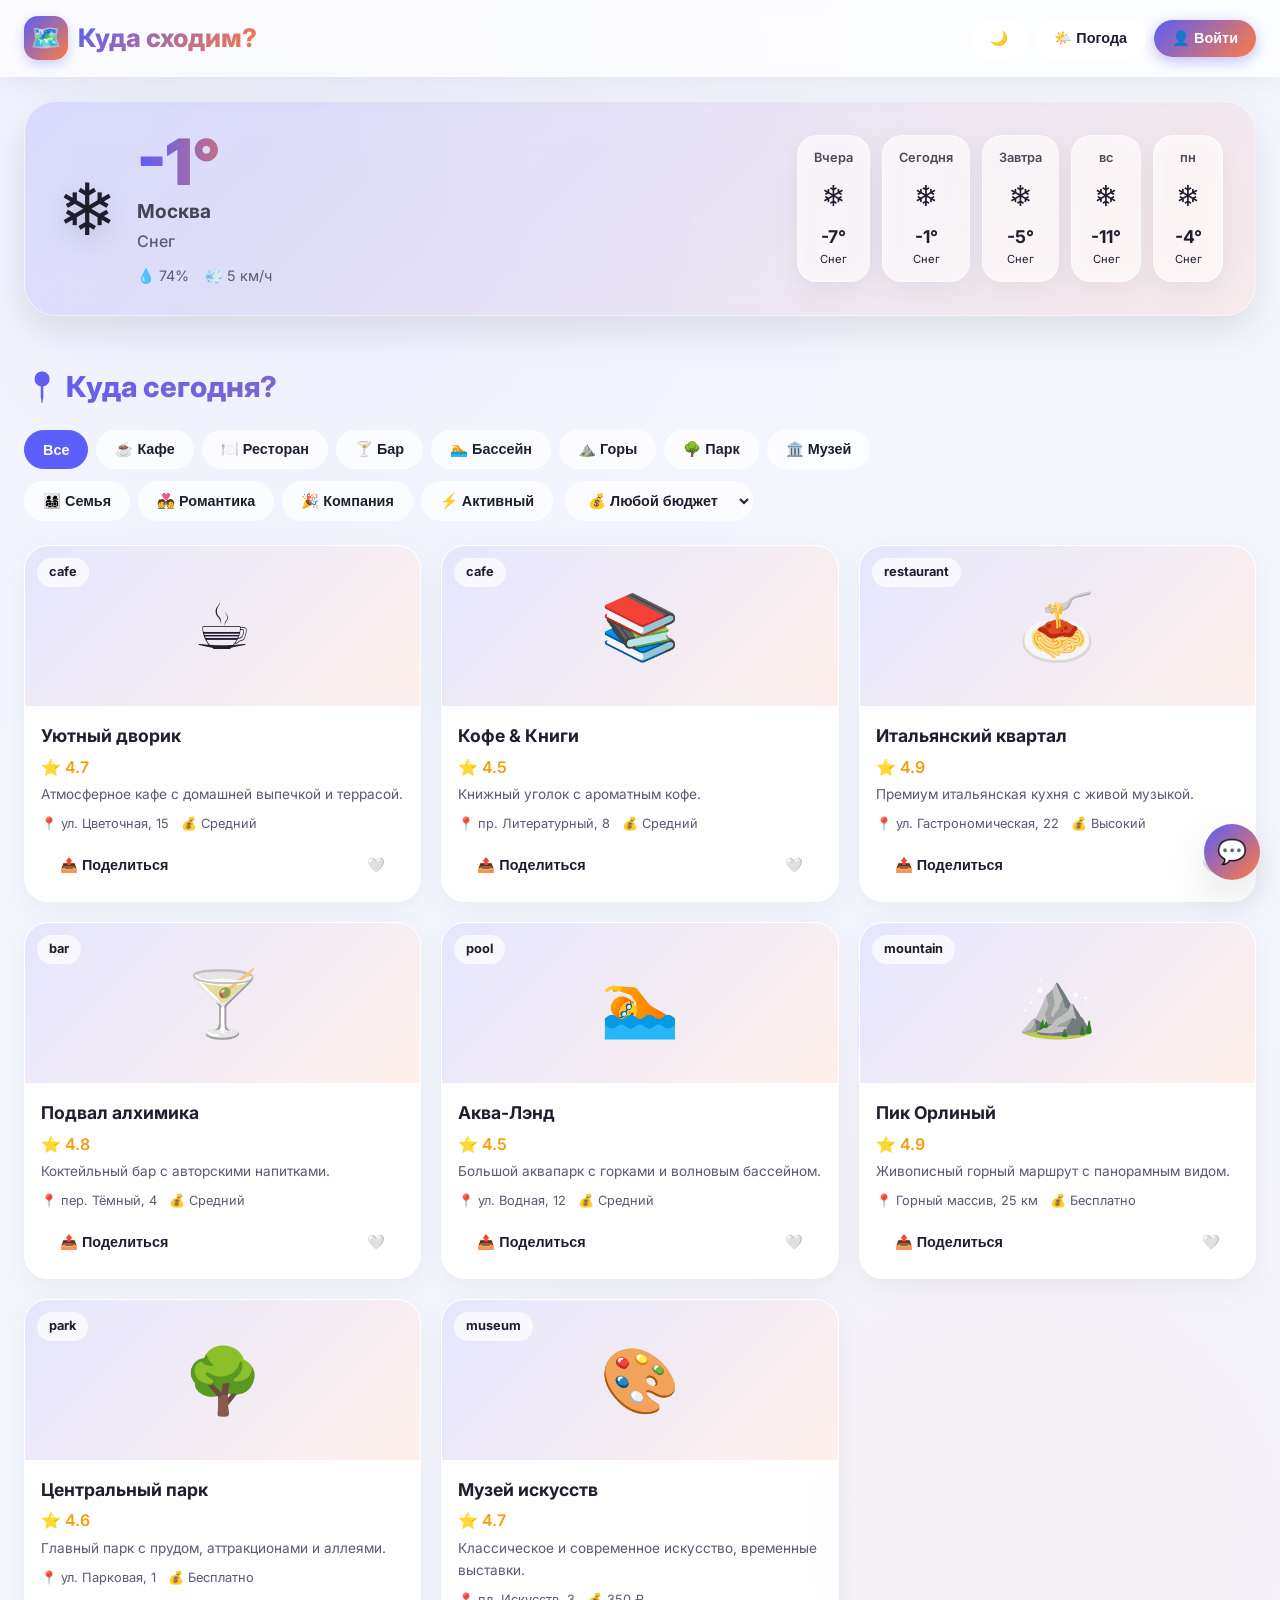
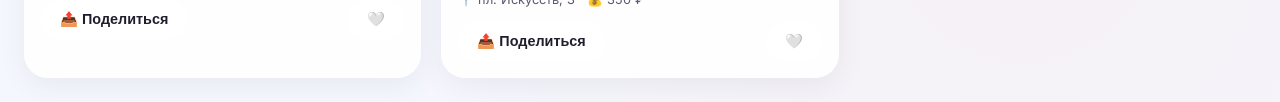
<file: index.html>
<!DOCTYPE html>
<html lang="ru">
<head>
    <meta charset="UTF-8">
    <meta name="viewport" content="width=device-width, initial-scale=1.0">
    <title>Куда сходим? — Путеводитель</title>
    <link rel="stylesheet" href="style.css">
    <link href="https://fonts.googleapis.com/css2?family=Inter:wght@400;500;600;700;800;900&display=swap" rel="stylesheet">
</head>
<body>
    <header class="header">
        <div class="header-inner">
            <a class="logo" onclick="resetAll(); return false;">
                <span class="logo-icon">🗺️</span>
                <span class="logo-text">Куда сходим?</span>
            </a>
            <div class="header-actions">
                <button class="btn btn-ghost" id="themeToggle">🌙</button>
                <button class="btn btn-ghost" onclick="document.querySelector('.weather-section').scrollIntoView({behavior:'smooth'})">🌤️ Погода</button>
                <button class="btn btn-primary" id="profileBtn">👤 Войти</button>
            </div>
        </div>
    </header>

    <section class="weather-section">
        <div class="weather-panel">
            <div class="weather-main">
                <div class="weather-icon" id="weatherIcon">☀️</div>
                <div class="weather-info">
                    <div class="weather-temp" id="weatherTemp">--°</div>
                    <div class="weather-city">Москва</div>
                    <div class="weather-desc" id="weatherDesc">Ясно</div>
                    <div class="weather-meta">
                        <span class="meta-item">💧 <span id="humidity">45%</span></span>
                        <span class="meta-item">💨 <span id="wind">12 км/ч</span></span>
                    </div>
                </div>
            </div>
            <div class="forecast-row" id="forecastRow"></div>
        </div>
    </section>

    <main class="main-content">
        <h2 class="section-title">📍 Куда сегодня?</h2>
        <div class="filter-section">
            <div class="filter-group" id="categoryFilters">
                <button class="filter-chip active" data-category="all">Все</button>
                <button class="filter-chip" data-category="cafe">☕ Кафе</button>
                <button class="filter-chip" data-category="restaurant">🍽️ Ресторан</button>
                <button class="filter-chip" data-category="bar">🍸 Бар</button>
                <button class="filter-chip" data-category="pool">🏊 Бассейн</button>
                <button class="filter-chip" data-category="mountain">⛰️ Горы</button>
                <button class="filter-chip" data-category="park">🌳 Парк</button>
                <button class="filter-chip" data-category="museum">🏛️ Музей</button>
            </div>
            <div class="filter-group" id="moodFilters">
                <button class="filter-chip mood-chip" data-mood="family">👨‍👩‍👧‍👦 Семья</button>
                <button class="filter-chip mood-chip" data-mood="romantic">💑 Романтика</button>
                <button class="filter-chip mood-chip" data-mood="party">🎉 Компания</button>
                <button class="filter-chip mood-chip" data-mood="active">⚡ Активный</button>
            </div>
            <select id="budgetFilter" class="filter-select">
                <option value="all">💰 Любой бюджет</option>
                <option value="low">Низкий</option>
                <option value="medium">Средний</option>
                <option value="high">Высокий</option>
            </select>
        </div>
        <div class="locations-grid" id="locationsGrid"></div>
    </main>

    <div class="chat-widget">
        <div class="chat-button" id="chatToggle">💬</div>
        <div class="chat-box" id="chatBox">
            <div class="chat-messages" id="chatMessages">
                <div class="chat-bot-msg">🤖 Привет! Спроси меня о погоде, местах или что взять с собой.</div>
            </div>
            <div class="chat-input-area">
                <input type="text" class="chat-input" id="chatInput" placeholder="Напишите сообщение...">
                <button class="chat-send" onclick="sendMessage()">➤</button>
            </div>
        </div>
    </div>

    <div id="toastContainer"></div>

    <!-- Модальное окно авторизации -->
    <div class="modal-overlay" id="authModal" style="display:none;">
        <div class="modal-content">
            <button class="modal-close" onclick="closeAuthModal()">✕</button>
            <h2 id="authTitle">Вход</h2>
            <form id="authForm" onsubmit="handleAuthSubmit(event)">
                <input type="text" id="authUsername" placeholder="Имя пользователя" required>
                <input type="password" id="authPassword" placeholder="Пароль" required>
                <input type="password" id="authConfirmPassword" placeholder="Подтвердите пароль" style="display:none;">
                <button type="submit" class="btn btn-primary" style="width:100%;">Продолжить</button>
            </form>
            <p style="margin-top:12px; text-align:center;">
                <span id="authSwitchText">Нет аккаунта?</span>
                <button class="btn btn-ghost" onclick="switchAuthMode()">Зарегистрироваться</button>
            </p>
        </div>
    </div>

    <!-- Модальное окно профиля -->
    <div class="modal-overlay" id="profileModal" style="display:none;">
        <div class="modal-content">
            <button class="modal-close" onclick="closeProfileModal()">✕</button>
            <div id="profileContent"></div>
        </div>
    </div>

    <!-- Модальное окно смены аватара -->
    <div class="modal-overlay" id="avatarModal" style="display:none;">
        <div class="modal-content">
            <button class="modal-close" onclick="closeAvatarModal()">✕</button>
            <h2>Выберите аватар</h2>
            <div class="avatar-grid" id="avatarGrid"></div>
            <button class="btn btn-primary" style="margin-top:20px; width:100%;" onclick="closeAvatarModal()">Готово</button>
        </div>
    </div>

    <script src="script.js"></script>
</body>
</html>
</file>
<file: style.css>
/* style.css – Профессиональный дизайн путеводителя */
:root {
    --primary: #5B5EF7;
    --primary-light: #8183F8;
    --accent: #FF7B42;
    --accent-light: #FF9B6F;
    --bg: #F5F7FF;
    --card-bg: rgba(255,255,255,0.85);
    --glass-bg: rgba(255,255,255,0.7);
    --glass-border: rgba(255,255,255,0.5);
    --text: #1E1E2E;
    --text-secondary: #5A5A72;
    --shadow: 0 8px 30px rgba(0,0,0,0.06);
    --shadow-hover: 0 16px 40px rgba(0,0,0,0.1);
    --radius: 24px;
    --radius-sm: 14px;
    --transition: 0.3s cubic-bezier(0.4,0,0.2,1);
    --font: 'Inter', system-ui, sans-serif;
}

body.dark-theme {
    --primary: #8183F8;
    --primary-light: #A5A7FA;
    --accent: #FF9B6F;
    --accent-light: #FFB8A0;
    --bg: #12131C;
    --card-bg: rgba(30,30,45,0.9);
    --glass-bg: rgba(30,30,45,0.7);
    --glass-border: rgba(60,60,80,0.5);
    --text: #F0F0F8;
    --text-secondary: #A0A0B8;
    --shadow: 0 8px 30px rgba(0,0,0,0.4);
    --shadow-hover: 0 16px 40px rgba(0,0,0,0.6);
}

* {
    margin: 0;
    padding: 0;
    box-sizing: border-box;
}

body {
    font-family: var(--font);
    background: var(--bg);
    color: var(--text);
    line-height: 1.6;
    transition: background 0.4s, color 0.4s;
    background-image: radial-gradient(circle at 20% 10%, rgba(91,94,247,0.05) 0%, transparent 35%),
                      radial-gradient(circle at 80% 90%, rgba(255,123,66,0.05) 0%, transparent 35%);
}

/* ===== HEADER ===== */
.header {
    background: var(--glass-bg);
    backdrop-filter: blur(18px);
    -webkit-backdrop-filter: blur(18px);
    border-bottom: 1px solid var(--glass-border);
    padding: 16px 0;
    position: sticky;
    top: 0;
    z-index: 100;
    box-shadow: var(--shadow);
}
.header-inner {
    max-width: 1300px;
    margin: 0 auto;
    padding: 0 24px;
    display: flex;
    align-items: center;
    justify-content: space-between;
    flex-wrap: wrap;
    gap: 12px;
}
.logo {
    display: flex;
    align-items: center;
    gap: 10px;
    text-decoration: none;
    cursor: pointer;
}
.logo-icon {
    width: 44px;
    height: 44px;
    background: linear-gradient(135deg, var(--primary), var(--accent));
    border-radius: 14px;
    display: flex;
    align-items: center;
    justify-content: center;
    font-size: 1.5rem;
    color: white;
    box-shadow: 0 4px 12px rgba(91,94,247,0.3);
}
.logo-text {
    font-size: 1.6rem;
    font-weight: 800;
    background: linear-gradient(135deg, var(--primary), var(--accent));
    -webkit-background-clip: text;
    -webkit-text-fill-color: transparent;
    background-clip: text;
}
.header-actions {
    display: flex;
    gap: 8px;
    align-items: center;
}

/* ===== BUTTONS ===== */
.btn {
    padding: 10px 18px;
    border-radius: 40px;
    font-weight: 600;
    font-size: 0.9rem;
    cursor: pointer;
    transition: var(--transition);
    display: inline-flex;
    align-items: center;
    gap: 6px;
    border: 1px solid transparent;
    background: transparent;
}
.btn-ghost {
    background: var(--glass-bg);
    backdrop-filter: blur(8px);
    border: 1px solid var(--glass-border);
    color: var(--text);
}
.btn-ghost:hover {
    background: var(--card-bg);
    transform: translateY(-2px);
    box-shadow: var(--shadow-hover);
}
.btn-primary {
    background: linear-gradient(135deg, var(--primary), var(--accent));
    color: white;
    border: none;
    box-shadow: 0 4px 14px rgba(91,94,247,0.4);
}
.btn-primary:hover {
    transform: translateY(-2px);
    box-shadow: 0 8px 22px rgba(91,94,247,0.5);
}
.btn-logout {
    background: #ff4444;
    color: white;
    margin-top: 20px;
    width: 100%;
}
.btn-avatar {
    font-size: 2rem;
    background: var(--glass-bg);
    border-radius: 50%;
    width: 60px;
    height: 60px;
    display: flex;
    align-items: center;
    justify-content: center;
    cursor: pointer;
    transition: var(--transition);
}
.btn-avatar:hover {
    transform: scale(1.05);
    box-shadow: var(--shadow-hover);
}

/* ===== WEATHER ===== */
.weather-section {
    max-width: 1300px;
    margin: 24px auto;
    padding: 0 24px;
}
.weather-panel {
    background: linear-gradient(135deg, rgba(91,94,247,0.15), rgba(255,123,66,0.1));
    backdrop-filter: blur(20px);
    -webkit-backdrop-filter: blur(20px);
    border-radius: 32px;
    padding: 28px 32px;
    border: 1px solid var(--glass-border);
    box-shadow: var(--shadow-hover);
    display: flex;
    flex-wrap: wrap;
    align-items: center;
    gap: 24px;
}
.weather-main {
    display: flex;
    align-items: center;
    gap: 20px;
    flex-wrap: wrap;
}
.weather-icon {
    font-size: 4.5rem;
    filter: drop-shadow(0 8px 12px rgba(0,0,0,0.15));
    animation: floatIcon 4s ease-in-out infinite;
}
@keyframes floatIcon {
    0%, 100% { transform: translateY(0); }
    50% { transform: translateY(-10px); }
}
.weather-info {
    display: flex;
    flex-direction: column;
    gap: 2px;
}
.weather-temp {
    font-size: 4rem;
    font-weight: 900;
    line-height: 1;
    background: linear-gradient(to right, var(--primary), var(--accent));
    -webkit-background-clip: text;
    -webkit-text-fill-color: transparent;
    background-clip: text;
}
.weather-city {
    font-size: 1.2rem;
    font-weight: 700;
    opacity: 0.8;
}
.weather-desc {
    font-size: 1rem;
    font-weight: 500;
    color: var(--text-secondary);
}
.weather-meta {
    display: flex;
    gap: 16px;
    margin-top: 8px;
    color: var(--text-secondary);
    font-size: 0.9rem;
}
.meta-item {
    display: flex;
    align-items: center;
    gap: 4px;
}
.forecast-row {
    display: flex;
    gap: 12px;
    margin-left: auto;
    flex-wrap: wrap;
}
.forecast-card {
    background: var(--glass-bg);
    backdrop-filter: blur(12px);
    border-radius: 20px;
    padding: 12px 16px;
    text-align: center;
    border: 1px solid var(--glass-border);
    min-width: 70px;
    transition: var(--transition);
    box-shadow: var(--shadow);
}
.forecast-card:hover {
    transform: translateY(-4px);
    box-shadow: var(--shadow-hover);
}
.forecast-day {
    font-size: 0.8rem;
    font-weight: 600;
    opacity: 0.8;
}
.forecast-icon {
    font-size: 1.8rem;
    margin: 4px 0;
}
.forecast-temp {
    font-weight: 700;
    font-size: 1.1rem;
}

/* ===== MAIN CONTENT ===== */
.main-content {
    max-width: 1300px;
    margin: 0 auto;
    padding: 24px;
}
.section-title {
    font-size: 1.8rem;
    font-weight: 800;
    margin-bottom: 20px;
    background: linear-gradient(135deg, var(--primary), var(--accent));
    -webkit-background-clip: text;
    -webkit-text-fill-color: transparent;
    background-clip: text;
}
.filter-section {
    display: flex;
    flex-wrap: wrap;
    gap: 12px;
    margin-bottom: 24px;
}
.filter-group {
    display: flex;
    gap: 8px;
    flex-wrap: wrap;
}
.filter-chip {
    padding: 10px 18px;
    border-radius: 40px;
    border: 1px solid var(--glass-border);
    background: var(--glass-bg);
    backdrop-filter: blur(4px);
    cursor: pointer;
    font-weight: 600;
    font-size: 0.9rem;
    transition: var(--transition);
    color: var(--text);
}
.filter-chip.active {
    background: var(--primary);
    color: white;
    border-color: var(--primary);
}
.mood-chip.active {
    background: var(--accent);
    border-color: var(--accent);
}
.filter-select {
    padding: 10px 18px;
    border-radius: 40px;
    border: 1px solid var(--glass-border);
    background: var(--glass-bg);
    backdrop-filter: blur(4px);
    cursor: pointer;
    font-weight: 600;
    font-size: 0.9rem;
    color: var(--text);
    outline: none;
}

/* ===== LOCATIONS GRID ===== */
.locations-grid {
    display: grid;
    grid-template-columns: repeat(auto-fill, minmax(300px, 1fr));
    gap: 20px;
}
.location-card {
    background: var(--card-bg);
    backdrop-filter: blur(12px);
    border-radius: var(--radius);
    overflow: hidden;
    box-shadow: var(--shadow);
    transition: transform 0.4s, box-shadow 0.4s;
    border: 1px solid var(--glass-border);
    cursor: pointer;
    animation: fadeUp 0.5s ease;
}
@keyframes fadeUp {
    from { opacity: 0; transform: translateY(20px); }
    to { opacity: 1; transform: translateY(0); }
}
.location-card:hover {
    transform: translateY(-8px);
    box-shadow: var(--shadow-hover);
}
.card-img-placeholder {
    height: 160px;
    display: flex;
    align-items: center;
    justify-content: center;
    font-size: 4rem;
    position: relative;
    background: linear-gradient(135deg, rgba(91,94,247,0.15), rgba(255,123,66,0.1));
}
.card-category-tag {
    position: absolute;
    top: 12px;
    left: 12px;
    background: var(--glass-bg);
    backdrop-filter: blur(6px);
    padding: 4px 12px;
    border-radius: 20px;
    font-size: 0.8rem;
    font-weight: 700;
}
.card-body {
    padding: 16px;
}
.card-title {
    font-size: 1.1rem;
    font-weight: 700;
}
.card-rating {
    color: #f59e0b;
    margin: 4px 0;
    font-weight: 600;
}
.card-desc {
    font-size: 0.85rem;
    color: var(--text-secondary);
    display: -webkit-box;
    -webkit-line-clamp: 2;
    -webkit-box-orient: vertical;
    line-clamp: 2;
    overflow: hidden;
    margin-bottom: 8px;
}
.card-meta {
    display: flex;
    gap: 12px;
    font-size: 0.8rem;
    color: var(--text-secondary);
}
.card-actions {
    display: flex;
    justify-content: space-between;
    margin-top: 12px;
}

/* ===== MODAL ===== */
.modal-overlay {
    position: fixed;
    inset: 0;
    background: rgba(0,0,0,0.4);
    backdrop-filter: blur(6px);
    z-index: 200;
    display: flex;
    align-items: center;
    justify-content: center;
    padding: 20px;
    animation: fadeIn 0.3s;
}
.modal-content {
    background: var(--glass-bg);
    backdrop-filter: blur(24px);
    border-radius: var(--radius);
    max-width: 600px;
    width: 100%;
    max-height: 85vh;
    overflow-y: auto;
    box-shadow: var(--shadow-hover);
    padding: 24px;
    border: 1px solid var(--glass-border);
    animation: slideUp 0.4s;
}
@keyframes slideUp {
    from { transform: translateY(40px); opacity: 0; }
    to { transform: translateY(0); opacity: 1; }
}
.modal-close {
    position: sticky;
    top: 0;
    float: right;
    background: var(--glass-bg);
    border: none;
    font-size: 1.4rem;
    cursor: pointer;
    border-radius: 50%;
    width: 36px;
    height: 36px;
    display: flex;
    align-items: center;
    justify-content: center;
    margin-bottom: 10px;
}
.star-rating {
    display: flex;
    gap: 4px;
    cursor: pointer;
    margin: 8px 0;
}
.star {
    font-size: 1.5rem;
    color: #ccc;
    transition: color 0.2s;
}
.star.active, .star:hover {
    color: #f59e0b;
}

/* ===== CHAT ===== */
.chat-widget {
    position: fixed;
    bottom: 20px;
    right: 20px;
    z-index: 150;
}
.chat-button {
    width: 56px;
    height: 56px;
    border-radius: 50%;
    background: linear-gradient(135deg, var(--primary), var(--accent));
    color: white;
    display: flex;
    align-items: center;
    justify-content: center;
    font-size: 1.5rem;
    cursor: pointer;
    box-shadow: var(--shadow-hover);
    transition: transform 0.3s;
}
.chat-button:hover {
    transform: scale(1.1) rotate(10deg);
}
.chat-box {
    display: none;
    position: absolute;
    bottom: 70px;
    right: 0;
    width: 300px;
    background: var(--glass-bg);
    backdrop-filter: blur(16px);
    border-radius: var(--radius);
    box-shadow: var(--shadow-hover);
    overflow: hidden;
    border: 1px solid var(--glass-border);
}
.chat-box.open {
    display: flex;
    flex-direction: column;
}
.chat-messages {
    padding: 16px;
    height: 250px;
    overflow-y: auto;
    font-size: 0.9rem;
}
.chat-bot-msg {
    margin-bottom: 8px;
    color: var(--accent);
}
.chat-user-msg {
    text-align: right;
    color: var(--primary);
    margin-bottom: 8px;
}
.chat-input-area {
    display: flex;
    border-top: 1px solid var(--glass-border);
}
.chat-input {
    flex: 1;
    padding: 12px;
    border: none;
    background: transparent;
    color: var(--text);
    font-family: var(--font);
}
.chat-send {
    background: var(--primary);
    color: white;
    border: none;
    padding: 12px 16px;
    cursor: pointer;
}

/* ===== TOAST ===== */
.toast {
    position: fixed;
    bottom: 30px;
    left: 50%;
    transform: translateX(-50%);
    background: #1e293b;
    color: white;
    padding: 12px 24px;
    border-radius: 40px;
    font-weight: 600;
    z-index: 300;
    animation: toastIn 0.4s, toastOut 0.4s 2.5s forwards;
}
@keyframes toastIn {
    from { opacity: 0; transform: translateX(-50%) translateY(20px); }
    to { opacity: 1; transform: translateX(-50%) translateY(0); }
}
@keyframes toastOut {
    from { opacity: 1; }
    to { opacity: 0; transform: translateX(-50%) translateY(20px); }
}

/* ===== PROFILE ===== */
.profile-avatar {
    width: 80px;
    height: 80px;
    border-radius: 50%;
    background: linear-gradient(135deg, var(--primary), var(--accent));
    display: flex;
    align-items: center;
    justify-content: center;
    font-size: 2rem;
    margin: 0 auto;
    color: white;
}
.profile-section {
    margin-top: 20px;
}
.profile-section h4 {
    margin-bottom: 8px;
    font-size: 1.1rem;
}
.fav-list, .history-list {
    list-style: none;
    padding: 0;
}
.fav-list li, .history-list li {
    padding: 8px 12px;
    background: var(--glass-bg);
    border-radius: 20px;
    margin-bottom: 6px;
    display: flex;
    justify-content: space-between;
    align-items: center;
}

/* ===== AVATAR GRID ===== */
.avatar-grid {
    display: grid;
    grid-template-columns: repeat(4, 1fr);
    gap: 12px;
    margin-top: 16px;
}
.avatar-option {
    font-size: 2rem;
    background: var(--glass-bg);
    border-radius: 20px;
    padding: 12px;
    text-align: center;
    cursor: pointer;
    transition: var(--transition);
    border: 2px solid transparent;
}
.avatar-option:hover, .avatar-option.selected {
    border-color: var(--primary);
    background: var(--card-bg);
}

/* ===== RESPONSIVE ===== */
@media (max-width: 768px) {
    .weather-panel {
        flex-direction: column;
        align-items: flex-start;
    }
    .forecast-row {
        margin-left: 0;
    }
    .locations-grid {
        grid-template-columns: 1fr;
    }
    .chat-box {
        width: 260px;
    }
}
</file>
